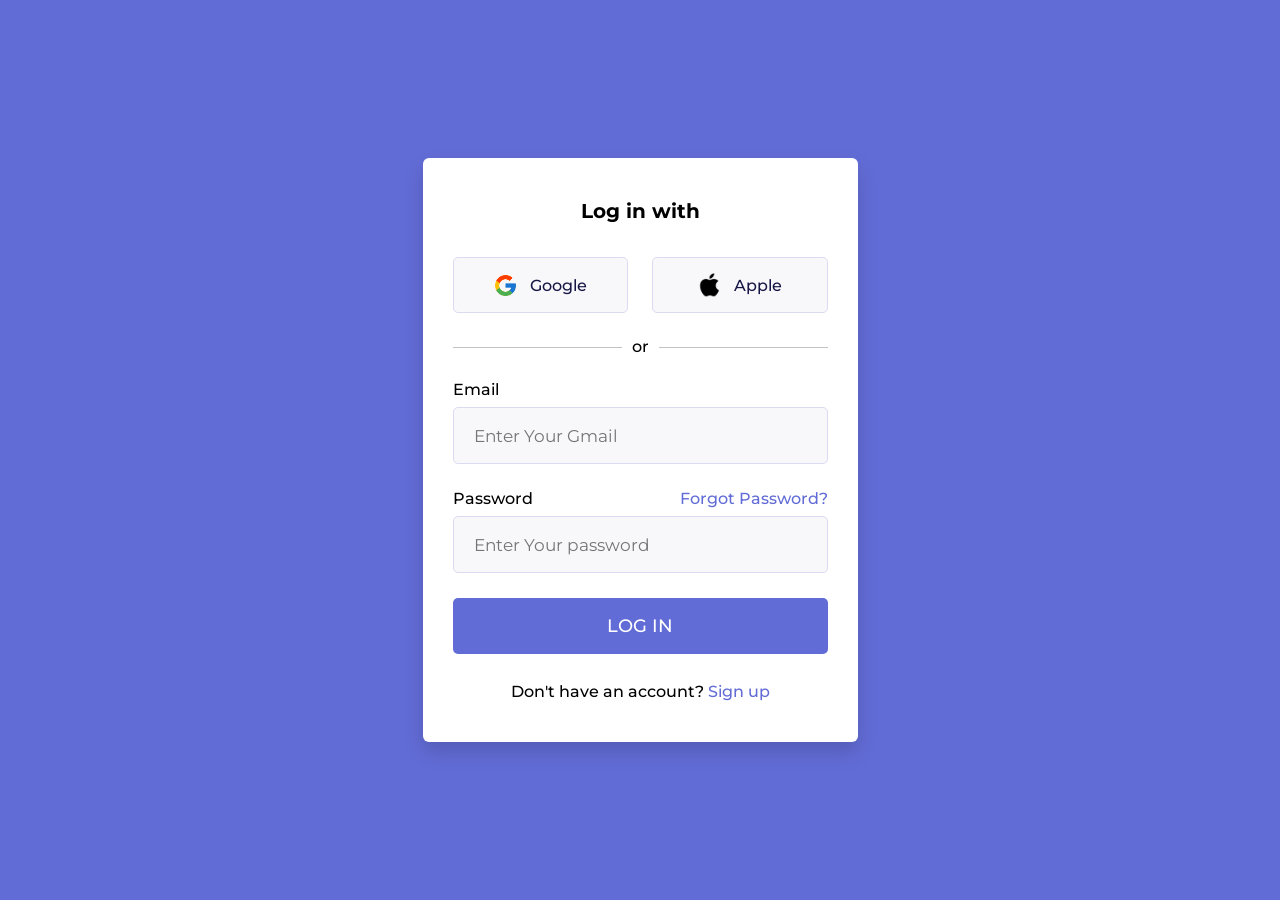
<file: f2.html>
<!DOCTYPE html>
<!-- Source Codes By CodingNepal - www.codingnepalweb.com -->
<html lang="en">
<head>
  <meta charset="UTF-8" />
  <meta name="viewport" content="width=device-width, initial-scale=1.0" />
  <title>Login Form in HTML and CSS | CodingNepal</title>
  <link rel="stylesheet" href="style1.css" />
</head>
<body>
  <div class="login_form">
    <!-- Login form container -->
    <form action="#">
      <h3>Log in with</h3>
      <div class="login_option">
        <!-- Google button -->
        <div class="option">
          <a href="#">
            <img src="g1.png" alt="Google" />
            <span>Google</span>
          </a>
        </div>
        <!-- Apple button -->
        <div class="option">
          <a href="#">
            <img src="a1.png" alt="Apple" />
            <span>Apple</span>
          </a>
        </div>
      </div>
      <!-- Login option separator -->
      <p class="separator">
        <span>or</span>
      </p>
      <!-- Email input box -->
      <div class="input_box">
        <label for="email">Email</label>
        <input type="email" id="email" placeholder="Enter Your Gmail" required />
      </div>
      <!-- Paswwrod input box -->
      <div class="input_box">
        <div class="password_title">
          <label for="password">Password</label>
          <a href="#">Forgot Password?</a>
        </div>
        <input type="password" id="password" placeholder="Enter Your password" required />
      </div>
       <!-- Login button -->
      <button type="submit">Log In</button>
      <p class="sign_up">Don't have an account? <a href="#">Sign up</a></p>
    </form>
  </div>
</body>
</html>
</file>
<file: style1.css>
@import url('https://fonts.googleapis.com/css2?family=Montserrat:ital,wght@0,100..900;1,100..900&display=swap');
/* Resetting default styling and setting font-family */
* {
    margin: 0;
    padding: 0;
    box-sizing: border-box;
    font-family: "Montserrat", sans-serif;
}
body {
    width: 100%;
    min-height: 100vh;
    padding: 0 10px;
    display: flex;
    background: #626cd6;
    justify-content: center;
    align-items: center;
}
/* Login form styling */
.login_form {
    width: 100%;
    max-width: 435px;
    background: #fff;
    border-radius: 6px;
    padding: 41px 30px;
    box-shadow: 0 10px 20px rgba(0, 0, 0, 0.15);
}
.login_form h3 {
    font-size: 20px;
    text-align: center;
}
/* Google & Apple button styling */
.login_form .login_option {
    display: flex;
    width: 100%;
    justify-content: space-between;
    align-items: center;
}
.login_form .login_option .option {
    width: calc(100% / 2 - 12px);
}
.login_form .login_option .option a {
    height: 56px;
    display: flex;
    justify-content: center;
    align-items: center;
    gap: 12px;
    background: #F8F8FB;
    border: 1px solid #DADAF2;
    border-radius: 5px;
    margin: 34px 0 24px 0;
    text-decoration: none;
    color: #171645;
    font-weight: 500;
    transition: 0.2s ease;
}
.login_form .login_option .option a:hover {
    background: #ededf5;
    border-color: #626cd6;
}
.login_form .login_option .option a img {
    max-width: 25px;
}
.login_form p {
    text-align: center;
    font-weight: 500;
}
.login_form .separator {
    position: relative;
    margin-bottom: 24px;
}
/* Login option separator styling */
.login_form .separator span {
    background: #fff;
    z-index: 1;
    padding: 0 10px;
    position: relative;
}
.login_form .separator::after {
    content: '';
    position: absolute;
    width: 100%;
    top: 50%;
    left: 0;
    height: 1px;
    background: #C2C2C2;
    display: block;
}
form .input_box label {
    display: block;
    font-weight: 500;
    margin-bottom: 8px;
}
/* Input field styling */
form .input_box input {
    width: 100%;
    height: 57px;
    border: 1px solid #DADAF2;
    border-radius: 5px;
    outline: none;
    background: #F8F8FB;
    font-size: 17px;
    padding: 0px 20px;
    margin-bottom: 25px;
    transition: 0.2s ease;
}
form .input_box input:focus {
    border-color: #626cd6;
}
form .input_box .password_title {
    display: flex;
    justify-content: space-between;
    text-align: center;
}
form .input_box {
    position: relative;
}
a {
    text-decoration: none;
    color: #626cd6;
    font-weight: 500;
}
a:hover {
    text-decoration: underline;
}
/* Login button styling */
form button {
    width: 100%;
    height: 56px;
    border-radius: 5px;
    border: none;
    outline: none;
    background: #626CD6;
    color: #fff;
    font-size: 18px;
    font-weight: 500;
    text-transform: uppercase;
    cursor: pointer;
    margin-bottom: 28px;
    transition: 0.3s ease;
}
form button:hover {
    background: #4954d0;
}
</file>
